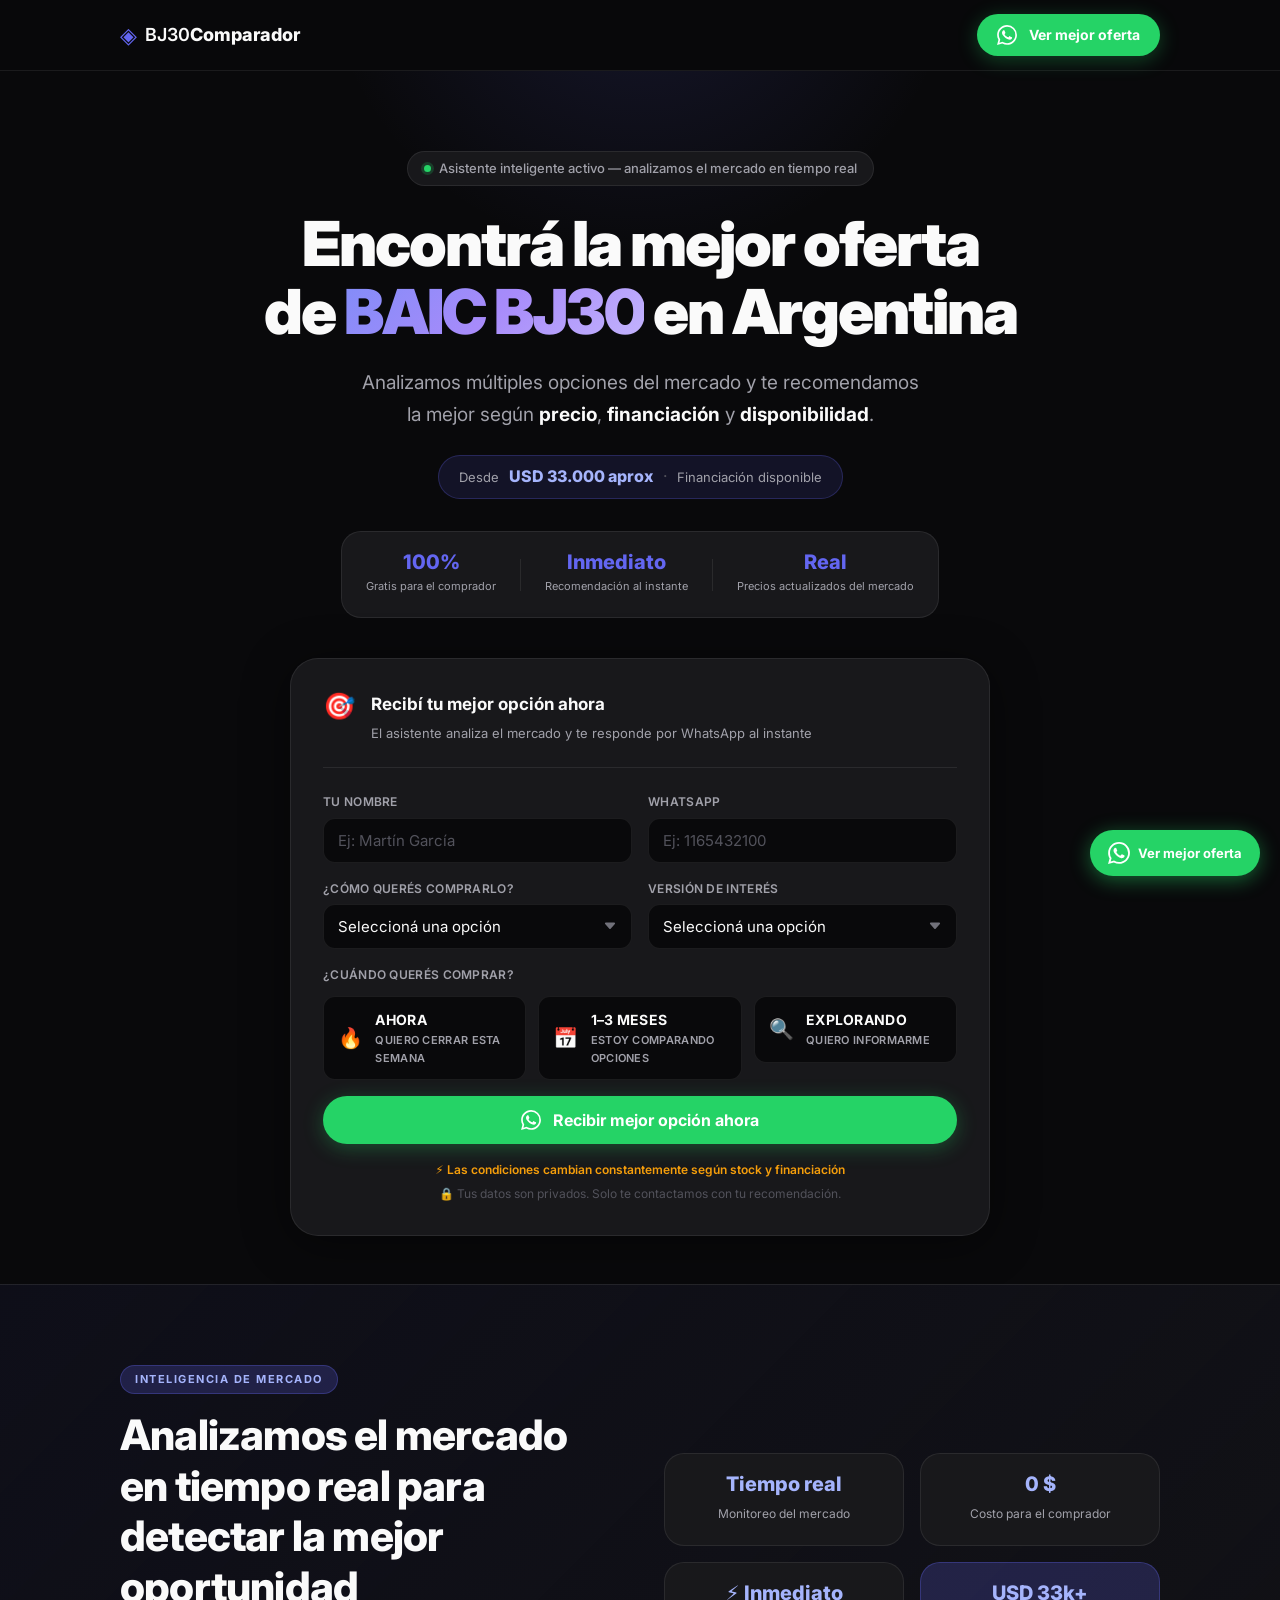
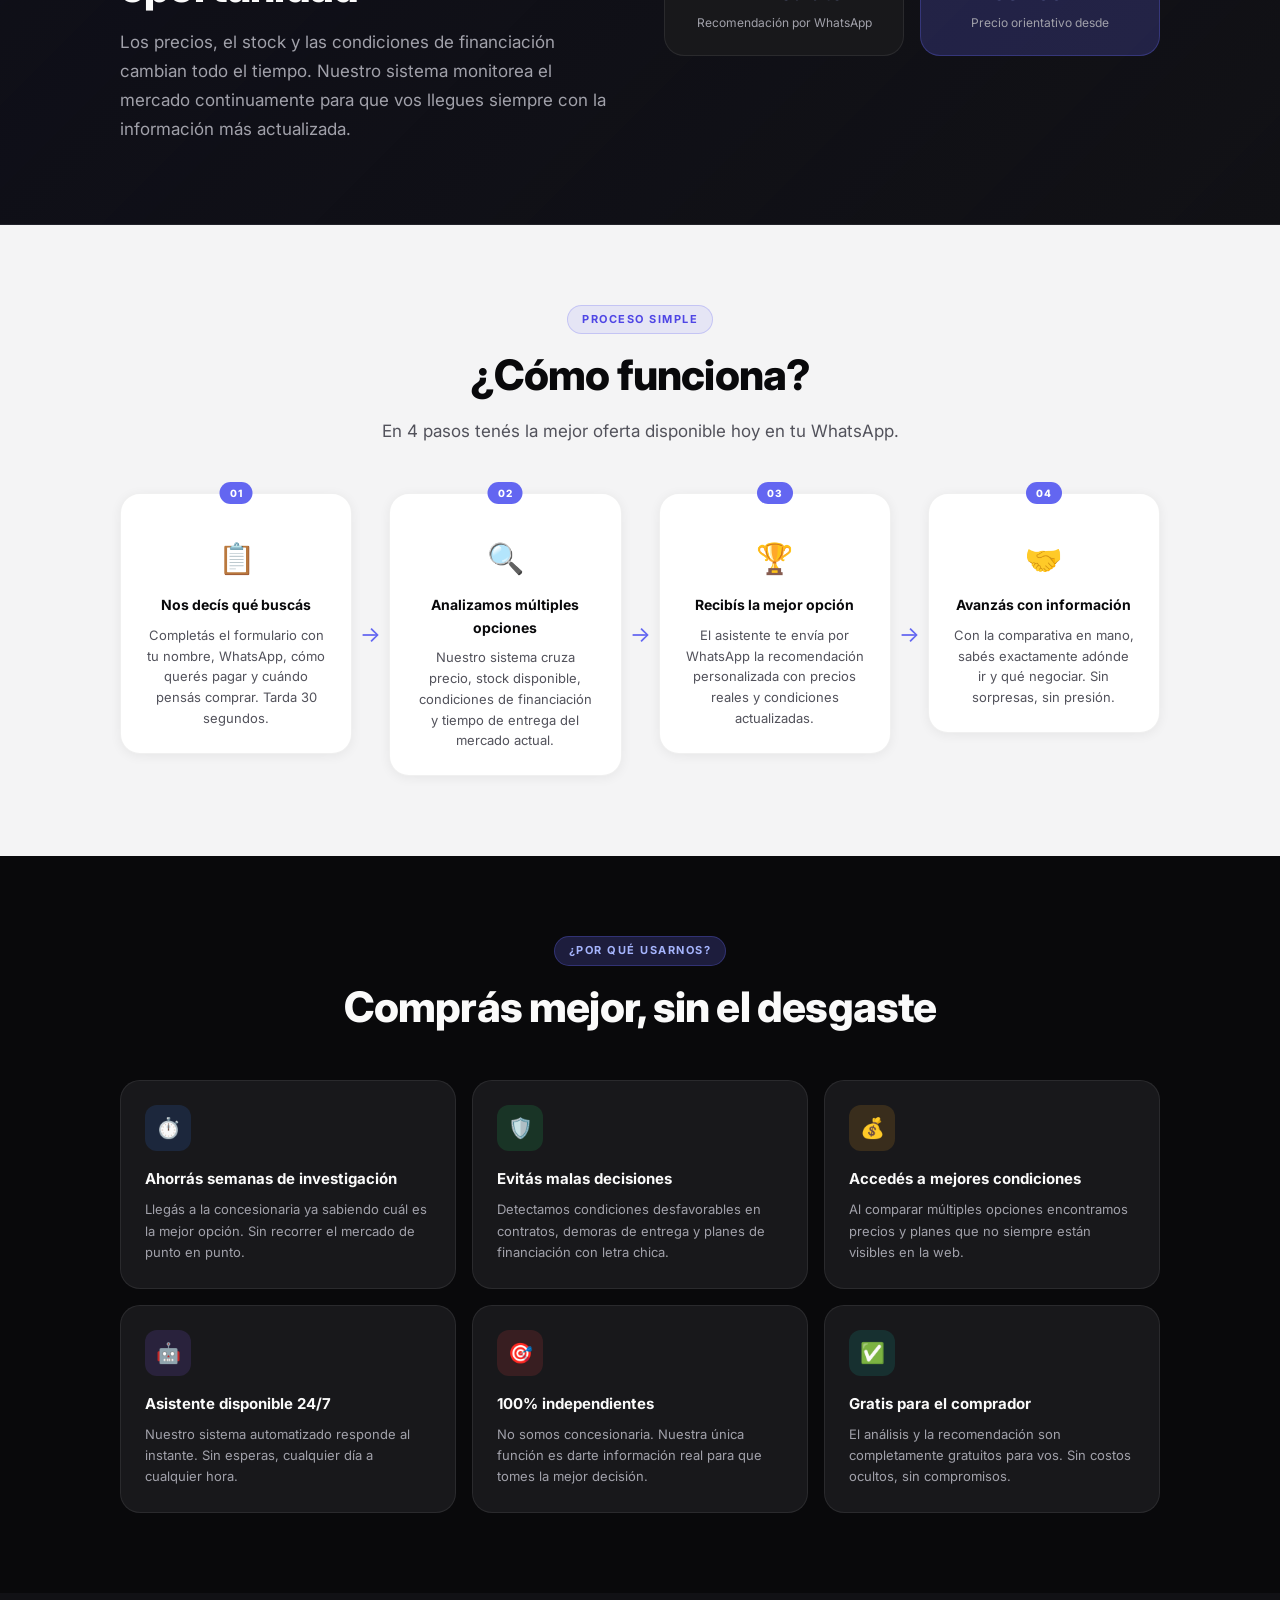
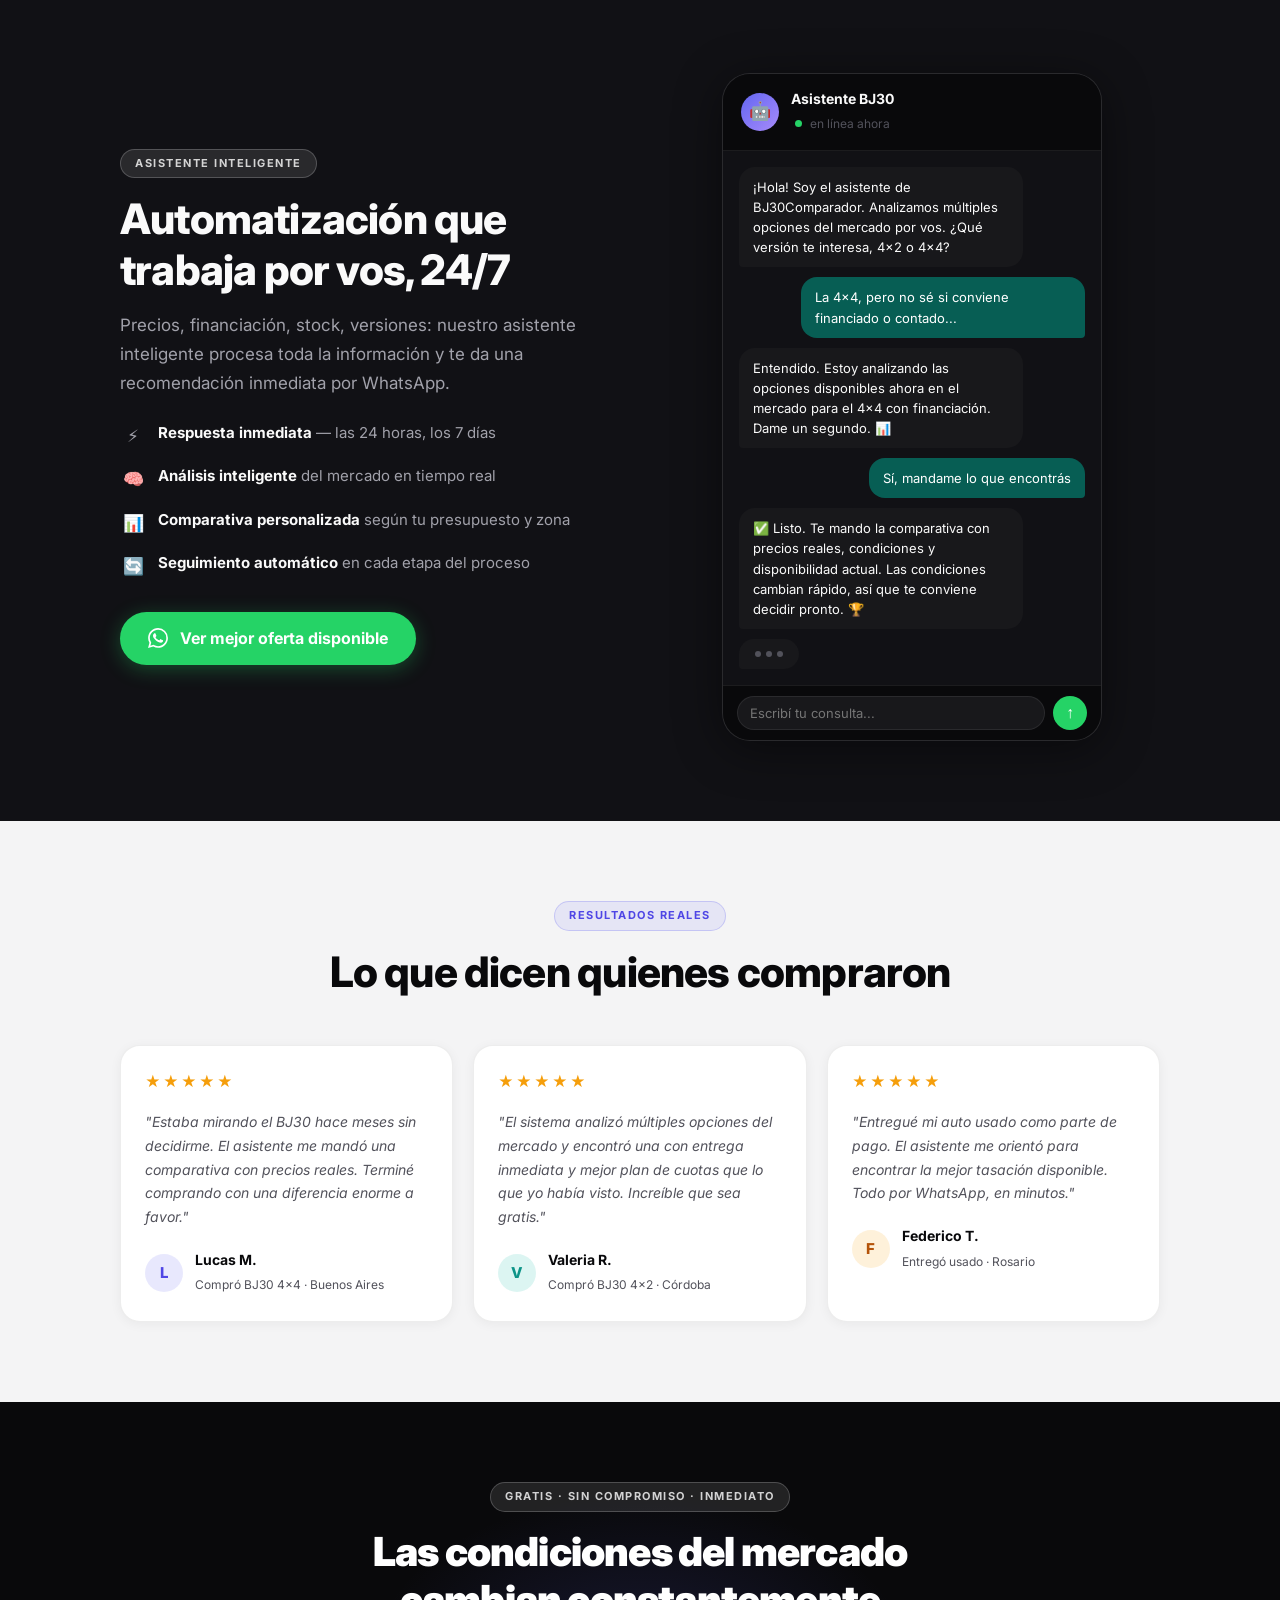
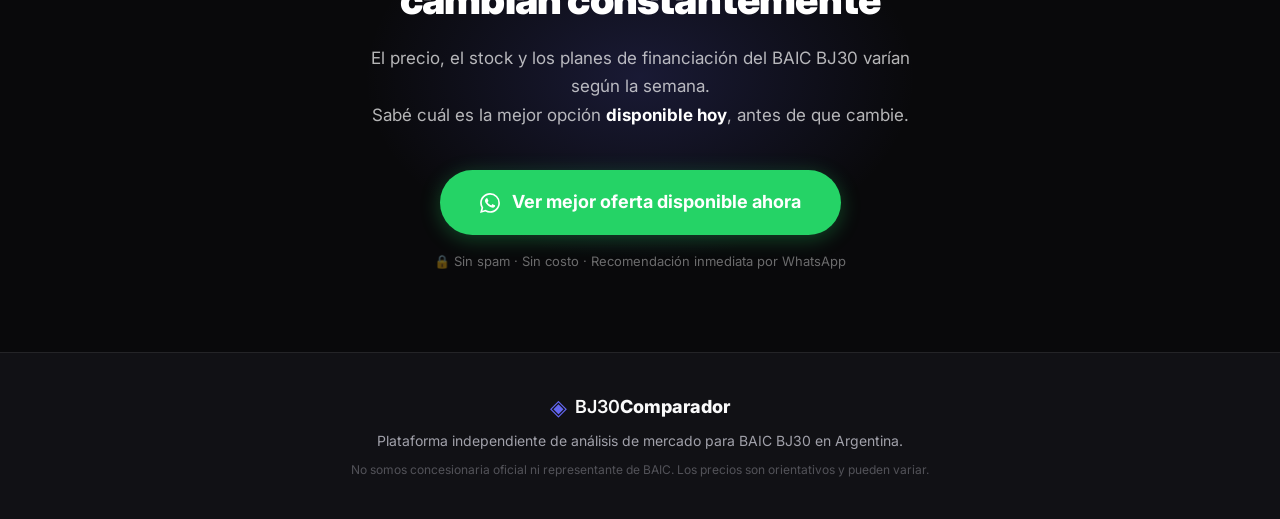
<file: frontend/index.html>
<!DOCTYPE html>
<html lang="es">
<head>
  <meta charset="UTF-8" />
  <meta name="viewport" content="width=device-width, initial-scale=1.0" />
  <title>BJ30 Comparador | Encontrá la mejor oferta en Argentina</title>
  <meta name="description" content="Analizamos múltiples opciones del mercado y te recomendamos la mejor oferta de BAIC BJ30 según precio, financiación y disponibilidad. Gratis, inmediato, por WhatsApp." />

  <link rel="preconnect" href="https://fonts.googleapis.com" />
  <link rel="preconnect" href="https://fonts.gstatic.com" crossorigin />
  <link href="https://fonts.googleapis.com/css2?family=Inter:wght@400;500;600;700;800;900&display=swap" rel="stylesheet" />

  <link rel="stylesheet" href="styles.css?v=3" />
</head>
<body>

  <!-- ══════════════════════════════════════
       NAV — Sticky, glassmorphism
  ══════════════════════════════════════ -->
  <nav class="nav" role="navigation" aria-label="Principal">
    <div class="nav-inner container">
      <a href="#inicio" class="logo" aria-label="BJ30 Comparador — inicio">
        <span class="logo-icon" aria-hidden="true">◈</span>
        <span>BJ30<strong>Comparador</strong></span>
      </a>
      <a class="btn-wa btn-sm" href="#formulario">
        <svg aria-hidden="true" viewBox="0 0 24 24"><path d="M17.472 14.382c-.297-.149-1.758-.867-2.03-.967-.273-.099-.471-.148-.67.15-.197.297-.767.966-.94 1.164-.173.199-.347.223-.644.075-.297-.15-1.255-.463-2.39-1.475-.883-.788-1.48-1.761-1.653-2.059-.173-.297-.018-.458.13-.606.134-.133.298-.347.446-.52.149-.174.198-.298.298-.497.099-.198.05-.371-.025-.52-.075-.149-.669-1.612-.916-2.207-.242-.579-.487-.5-.669-.51-.173-.008-.371-.01-.57-.01-.198 0-.52.074-.792.372-.272.297-1.04 1.016-1.04 2.479 0 1.462 1.065 2.875 1.213 3.074.149.198 2.096 3.2 5.077 4.487.709.306 1.262.489 1.694.625.712.227 1.36.195 1.871.118.571-.085 1.758-.719 2.006-1.413.248-.694.248-1.289.173-1.413-.074-.124-.272-.198-.57-.347m-5.421 7.403h-.004a9.87 9.87 0 01-5.031-1.378l-.361-.214-3.741.982.998-3.648-.235-.374a9.86 9.86 0 01-1.51-5.26c.001-5.45 4.436-9.884 9.888-9.884 2.64 0 5.122 1.03 6.988 2.898a9.825 9.825 0 012.893 6.994c-.003 5.45-4.437 9.884-9.885 9.884m8.413-18.297A11.815 11.815 0 0012.05 0C5.495 0 .16 5.335.157 11.892c0 2.096.547 4.142 1.588 5.945L.057 24l6.305-1.654a11.882 11.882 0 005.683 1.448h.005c6.554 0 11.89-5.335 11.893-11.893a11.821 11.821 0 00-3.48-8.413z"/></svg>
        Ver mejor oferta
      </a>
    </div>
  </nav>

  <!-- ══════════════════════════════════════
       HERO — Propuesta de valor + Formulario
  ══════════════════════════════════════ -->
  <section class="hero" id="inicio">
    <div class="hero-glow" aria-hidden="true"></div>
    <div class="container hero-inner">

      <div class="hero-badge">
        <span class="badge-dot" aria-hidden="true"></span>
        Asistente inteligente activo — analizamos el mercado en tiempo real
      </div>

      <h1 class="hero-title">
        Encontrá la mejor oferta<br>
        de <span class="gradient-text">BAIC BJ30</span> en Argentina
      </h1>

      <p class="hero-sub">
        Analizamos múltiples opciones del mercado y te recomendamos<br class="hide-desktop-down">
        la mejor según <strong>precio</strong>, <strong>financiación</strong> y <strong>disponibilidad</strong>.
      </p>

      <div class="price-pill">
        <span class="price-from">Desde</span>
        <span class="price-val">USD 33.000 aprox</span>
        <span class="price-sep">·</span>
        <span class="price-fin">Financiación disponible</span>
      </div>

      <div class="hero-trust" role="list" aria-label="Por qué confiar en nosotros">
        <div class="trust-item" role="listitem">
          <span class="trust-num">100%</span>
          <span class="trust-label">Gratis para el comprador</span>
        </div>
        <div class="trust-sep" aria-hidden="true"></div>
        <div class="trust-item" role="listitem">
          <span class="trust-num">Inmediato</span>
          <span class="trust-label">Recomendación al instante</span>
        </div>
        <div class="trust-sep" aria-hidden="true"></div>
        <div class="trust-item" role="listitem">
          <span class="trust-num">Real</span>
          <span class="trust-label">Precios actualizados del mercado</span>
        </div>
      </div>

      <!-- ─── FORMULARIO PRINCIPAL ──────────────────── -->
      <div class="hero-form-card" id="formulario">
        <div class="form-header">
          <span class="form-icon" aria-hidden="true">🎯</span>
          <div>
            <strong>Recibí tu mejor opción ahora</strong>
            <p>El asistente analiza el mercado y te responde por WhatsApp al instante</p>
          </div>
        </div>

        <form id="leadForm" novalidate>

          <!-- Fila 1: Nombre + Teléfono -->
          <div class="form-row">
            <div class="form-group">
              <label for="nombre">Tu nombre</label>
              <input
                type="text"
                id="nombre"
                name="nombre"
                placeholder="Ej: Martín García"
                autocomplete="given-name"
                required
                aria-required="true"
              />
            </div>
            <div class="form-group">
              <label for="telefono">WhatsApp</label>
              <input
                type="tel"
                id="telefono"
                name="telefono"
                placeholder="Ej: 1165432100"
                autocomplete="tel"
                required
                aria-required="true"
              />
            </div>
          </div>

          <!-- Fila 2: Forma de pago + Versión -->
          <div class="form-row">
            <div class="form-group">
              <label for="tipo_compra">¿Cómo querés comprarlo?</label>
              <select id="tipo_compra" name="tipo_compra" required aria-required="true">
                <option value="" disabled selected>Seleccioná una opción</option>
                <option value="financiado">Financiado en pesos</option>
                <option value="contado">Contado / dólares</option>
                <option value="usado_parte_pago">Entrego mi auto como parte de pago</option>
                <option value="leasing">Leasing / empresa</option>
              </select>
            </div>
            <div class="form-group">
              <label for="version">Versión de interés</label>
              <select id="version" name="version">
                <option value="" disabled selected>Seleccioná una opción</option>
                <option value="4x2">BJ30 4×2 — desde USD 33.000</option>
                <option value="4x4">BJ30 4×4 — desde USD 40.000</option>
                <option value="no_se">No sé todavía, necesito orientación</option>
              </select>
            </div>
          </div>

          <!-- ¿Cuándo querés comprar? -->
          <div class="form-group form-group-full">
            <label>¿Cuándo querés comprar?</label>
            <div class="radio-group" role="radiogroup" aria-label="Momento de compra">
              <label class="radio-option">
                <input type="radio" name="momento_compra" value="ahora" required />
                <span class="radio-label">
                  <span class="radio-emoji">🔥</span>
                  <span class="radio-text"><strong>Ahora</strong><small>Quiero cerrar esta semana</small></span>
                </span>
              </label>
              <label class="radio-option">
                <input type="radio" name="momento_compra" value="1_3_meses" />
                <span class="radio-label">
                  <span class="radio-emoji">📅</span>
                  <span class="radio-text"><strong>1–3 meses</strong><small>Estoy comparando opciones</small></span>
                </span>
              </label>
              <label class="radio-option">
                <input type="radio" name="momento_compra" value="explorando" />
                <span class="radio-label">
                  <span class="radio-emoji">🔍</span>
                  <span class="radio-text"><strong>Explorando</strong><small>Quiero informarme</small></span>
                </span>
              </label>
            </div>
          </div>

          <div id="formStatus" class="form-status" aria-live="polite" aria-atomic="true"></div>

          <button type="submit" class="btn-wa btn-full" id="submitBtn">
            <svg aria-hidden="true" viewBox="0 0 24 24"><path d="M17.472 14.382c-.297-.149-1.758-.867-2.03-.967-.273-.099-.471-.148-.67.15-.197.297-.767.966-.94 1.164-.173.199-.347.223-.644.075-.297-.15-1.255-.463-2.39-1.475-.883-.788-1.48-1.761-1.653-2.059-.173-.297-.018-.458.13-.606.134-.133.298-.347.446-.52.149-.174.198-.298.298-.497.099-.198.05-.371-.025-.52-.075-.149-.669-1.612-.916-2.207-.242-.579-.487-.5-.669-.51-.173-.008-.371-.01-.57-.01-.198 0-.52.074-.792.372-.272.297-1.04 1.016-1.04 2.479 0 1.462 1.065 2.875 1.213 3.074.149.198 2.096 3.2 5.077 4.487.709.306 1.262.489 1.694.625.712.227 1.36.195 1.871.118.571-.085 1.758-.719 2.006-1.413.248-.694.248-1.289.173-1.413-.074-.124-.272-.198-.57-.347m-5.421 7.403h-.004a9.87 9.87 0 01-5.031-1.378l-.361-.214-3.741.982.998-3.648-.235-.374a9.86 9.86 0 01-1.51-5.26c.001-5.45 4.436-9.884 9.888-9.884 2.64 0 5.122 1.03 6.988 2.898a9.825 9.825 0 012.893 6.994c-.003 5.45-4.437 9.884-9.885 9.884m8.413-18.297A11.815 11.815 0 0012.05 0C5.495 0 .16 5.335.157 11.892c0 2.096.547 4.142 1.588 5.945L.057 24l6.305-1.654a11.882 11.882 0 005.683 1.448h.005c6.554 0 11.89-5.335 11.893-11.893a11.821 11.821 0 00-3.48-8.413z"/></svg>
            <span id="submitText">Recibir mejor opción ahora</span>
          </button>

          <div class="form-footer-info">
            <p class="form-urgency">⚡ Las condiciones cambian constantemente según stock y financiación</p>
            <p class="form-disclaimer">🔒 Tus datos son privados. Solo te contactamos con tu recomendación.</p>
          </div>

        </form>
      </div>

    </div>
  </section>

  <!-- ══════════════════════════════════════
       AUTORIDAD
  ══════════════════════════════════════ -->
  <section class="section section-authority" id="autoridad">
    <div class="container">
      <div class="authority-inner">
        <div class="authority-text">
          <span class="section-tag">Inteligencia de mercado</span>
          <h2 class="section-title">Analizamos el mercado en tiempo real para detectar la mejor oportunidad</h2>
          <p class="section-sub" style="text-align:left">
            Los precios, el stock y las condiciones de financiación cambian todo el tiempo.
            Nuestro sistema monitorea el mercado continuamente para que vos llegues siempre con la información más actualizada.
          </p>
        </div>
        <div class="authority-stats">
          <div class="stat-card">
            <span class="stat-val">Tiempo real</span>
            <span class="stat-label">Monitoreo del mercado</span>
          </div>
          <div class="stat-card">
            <span class="stat-val">0 $</span>
            <span class="stat-label">Costo para el comprador</span>
          </div>
          <div class="stat-card">
            <span class="stat-val">⚡ Inmediato</span>
            <span class="stat-label">Recomendación por WhatsApp</span>
          </div>
          <div class="stat-card stat-highlight">
            <span class="stat-val">USD 33k+</span>
            <span class="stat-label">Precio orientativo desde</span>
          </div>
        </div>
      </div>
    </div>
  </section>

  <!-- ══════════════════════════════════════
       CÓMO FUNCIONA
  ══════════════════════════════════════ -->
  <section class="section section-light" id="como-funciona">
    <div class="container">
      <div class="section-header">
        <span class="section-tag">Proceso simple</span>
        <h2 class="section-title">¿Cómo funciona?</h2>
        <p class="section-sub">En 4 pasos tenés la mejor oferta disponible hoy en tu WhatsApp.</p>
      </div>

      <div class="steps-grid">
        <div class="step-card">
          <div class="step-num" aria-hidden="true">01</div>
          <div class="step-icon" aria-hidden="true">📋</div>
          <h3>Nos decís qué buscás</h3>
          <p>Completás el formulario con tu nombre, WhatsApp, cómo querés pagar y cuándo pensás comprar. Tarda 30 segundos.</p>
        </div>
        <div class="step-arrow" aria-hidden="true">→</div>
        <div class="step-card">
          <div class="step-num" aria-hidden="true">02</div>
          <div class="step-icon" aria-hidden="true">🔍</div>
          <h3>Analizamos múltiples opciones</h3>
          <p>Nuestro sistema cruza precio, stock disponible, condiciones de financiación y tiempo de entrega del mercado actual.</p>
        </div>
        <div class="step-arrow" aria-hidden="true">→</div>
        <div class="step-card">
          <div class="step-num" aria-hidden="true">03</div>
          <div class="step-icon" aria-hidden="true">🏆</div>
          <h3>Recibís la mejor opción</h3>
          <p>El asistente te envía por WhatsApp la recomendación personalizada con precios reales y condiciones actualizadas.</p>
        </div>
        <div class="step-arrow" aria-hidden="true">→</div>
        <div class="step-card">
          <div class="step-num" aria-hidden="true">04</div>
          <div class="step-icon" aria-hidden="true">🤝</div>
          <h3>Avanzás con información</h3>
          <p>Con la comparativa en mano, sabés exactamente adónde ir y qué negociar. Sin sorpresas, sin presión.</p>
        </div>
      </div>
    </div>
  </section>

  <!-- ══════════════════════════════════════
       BENEFICIOS
  ══════════════════════════════════════ -->
  <section class="section" id="beneficios">
    <div class="container">
      <div class="section-header">
        <span class="section-tag">¿Por qué usarnos?</span>
        <h2 class="section-title">Comprás mejor, sin el desgaste</h2>
      </div>

      <div class="benefits-grid">
        <div class="benefit-card">
          <div class="benefit-icon bi-blue" aria-hidden="true">⏱️</div>
          <h3>Ahorrás semanas de investigación</h3>
          <p>Llegás a la concesionaria ya sabiendo cuál es la mejor opción. Sin recorrer el mercado de punto en punto.</p>
        </div>
        <div class="benefit-card">
          <div class="benefit-icon bi-green" aria-hidden="true">🛡️</div>
          <h3>Evitás malas decisiones</h3>
          <p>Detectamos condiciones desfavorables en contratos, demoras de entrega y planes de financiación con letra chica.</p>
        </div>
        <div class="benefit-card">
          <div class="benefit-icon bi-gold" aria-hidden="true">💰</div>
          <h3>Accedés a mejores condiciones</h3>
          <p>Al comparar múltiples opciones encontramos precios y planes que no siempre están visibles en la web.</p>
        </div>
        <div class="benefit-card">
          <div class="benefit-icon bi-purple" aria-hidden="true">🤖</div>
          <h3>Asistente disponible 24/7</h3>
          <p>Nuestro sistema automatizado responde al instante. Sin esperas, cualquier día a cualquier hora.</p>
        </div>
        <div class="benefit-card">
          <div class="benefit-icon bi-red" aria-hidden="true">🎯</div>
          <h3>100% independientes</h3>
          <p>No somos concesionaria. Nuestra única función es darte información real para que tomes la mejor decisión.</p>
        </div>
        <div class="benefit-card">
          <div class="benefit-icon bi-teal" aria-hidden="true">✅</div>
          <h3>Gratis para el comprador</h3>
          <p>El análisis y la recomendación son completamente gratuitos para vos. Sin costos ocultos, sin compromisos.</p>
        </div>
      </div>
    </div>
  </section>

  <!-- ══════════════════════════════════════
       ASISTENTE — Chat mockup
  ══════════════════════════════════════ -->
  <section class="section section-dark" id="asistente">
    <div class="container">
      <div class="assistant-layout">

        <div class="assistant-text">
          <span class="section-tag tag-light">Asistente inteligente</span>
          <h2 class="section-title">Automatización que<br>trabaja por vos, 24/7</h2>
          <p class="section-sub" style="text-align:left">
            Precios, financiación, stock, versiones: nuestro asistente inteligente procesa
            toda la información y te da una recomendación inmediata por WhatsApp.
          </p>
          <ul class="assistant-features">
            <li>
              <span class="af-icon" aria-hidden="true">⚡</span>
              <span><strong>Respuesta inmediata</strong> — las 24 horas, los 7 días</span>
            </li>
            <li>
              <span class="af-icon" aria-hidden="true">🧠</span>
              <span><strong>Análisis inteligente</strong> del mercado en tiempo real</span>
            </li>
            <li>
              <span class="af-icon" aria-hidden="true">📊</span>
              <span><strong>Comparativa personalizada</strong> según tu presupuesto y zona</span>
            </li>
            <li>
              <span class="af-icon" aria-hidden="true">🔄</span>
              <span><strong>Seguimiento automático</strong> en cada etapa del proceso</span>
            </li>
          </ul>
          <a class="btn-wa" id="waDirectBtn" href="#formulario">
            <svg aria-hidden="true" viewBox="0 0 24 24"><path d="M17.472 14.382c-.297-.149-1.758-.867-2.03-.967-.273-.099-.471-.148-.67.15-.197.297-.767.966-.94 1.164-.173.199-.347.223-.644.075-.297-.15-1.255-.463-2.39-1.475-.883-.788-1.48-1.761-1.653-2.059-.173-.297-.018-.458.13-.606.134-.133.298-.347.446-.52.149-.174.198-.298.298-.497.099-.198.05-.371-.025-.52-.075-.149-.669-1.612-.916-2.207-.242-.579-.487-.5-.669-.51-.173-.008-.371-.01-.57-.01-.198 0-.52.074-.792.372-.272.297-1.04 1.016-1.04 2.479 0 1.462 1.065 2.875 1.213 3.074.149.198 2.096 3.2 5.077 4.487.709.306 1.262.489 1.694.625.712.227 1.36.195 1.871.118.571-.085 1.758-.719 2.006-1.413.248-.694.248-1.289.173-1.413-.074-.124-.272-.198-.57-.347m-5.421 7.403h-.004a9.87 9.87 0 01-5.031-1.378l-.361-.214-3.741.982.998-3.648-.235-.374a9.86 9.86 0 01-1.51-5.26c.001-5.45 4.436-9.884 9.888-9.884 2.64 0 5.122 1.03 6.988 2.898a9.825 9.825 0 012.893 6.994c-.003 5.45-4.437 9.884-9.885 9.884m8.413-18.297A11.815 11.815 0 0012.05 0C5.495 0 .16 5.335.157 11.892c0 2.096.547 4.142 1.588 5.945L.057 24l6.305-1.654a11.882 11.882 0 005.683 1.448h.005c6.554 0 11.89-5.335 11.893-11.893a11.821 11.821 0 00-3.48-8.413z"/></svg>
            Ver mejor oferta disponible
          </a>
        </div>

        <div class="chat-mockup" aria-hidden="true">
          <div class="chat-header">
            <div class="chat-avatar">🤖</div>
            <div>
              <strong>Asistente BJ30</strong>
              <span class="online-dot"></span>
              <small>en línea ahora</small>
            </div>
          </div>
          <div class="chat-body">
            <div class="chat-msg msg-in">
              ¡Hola! Soy el asistente de BJ30Comparador. Analizamos múltiples opciones del mercado por vos. ¿Qué versión te interesa, 4×2 o 4×4?
            </div>
            <div class="chat-msg msg-out">
              La 4×4, pero no sé si conviene financiado o contado...
            </div>
            <div class="chat-msg msg-in">
              Entendido. Estoy analizando las opciones disponibles ahora en el mercado para el 4×4 con financiación. Dame un segundo. 📊
            </div>
            <div class="chat-msg msg-out">
              Sí, mandame lo que encontrás
            </div>
            <div class="chat-msg msg-in">
              ✅ Listo. Te mando la comparativa con precios reales, condiciones y disponibilidad actual. Las condiciones cambian rápido, así que te conviene decidir pronto. 🏆
            </div>
            <div class="chat-typing">
              <span></span><span></span><span></span>
            </div>
          </div>
          <div class="chat-footer">
            <input type="text" placeholder="Escribí tu consulta..." readonly aria-label="Campo de texto del chat (solo visual)" />
            <button class="chat-send" aria-hidden="true">↑</button>
          </div>
        </div>

      </div>
    </div>
  </section>

  <!-- ══════════════════════════════════════
       TESTIMONIOS
  ══════════════════════════════════════ -->
  <section class="section section-light" id="testimonios">
    <div class="container">
      <div class="section-header">
        <span class="section-tag">Resultados reales</span>
        <h2 class="section-title">Lo que dicen quienes compraron</h2>
      </div>

      <div class="testimonials-grid">
        <article class="testi-card">
          <div class="testi-stars" aria-label="5 estrellas">★★★★★</div>
          <p>"Estaba mirando el BJ30 hace meses sin decidirme. El asistente me mandó una comparativa con precios reales. Terminé comprando con una diferencia enorme a favor."</p>
          <div class="testi-author">
            <div class="testi-av av-a" aria-hidden="true">L</div>
            <div>
              <strong>Lucas M.</strong>
              <span>Compró BJ30 4×4 · Buenos Aires</span>
            </div>
          </div>
        </article>
        <article class="testi-card">
          <div class="testi-stars" aria-label="5 estrellas">★★★★★</div>
          <p>"El sistema analizó múltiples opciones del mercado y encontró una con entrega inmediata y mejor plan de cuotas que lo que yo había visto. Increíble que sea gratis."</p>
          <div class="testi-author">
            <div class="testi-av av-b" aria-hidden="true">V</div>
            <div>
              <strong>Valeria R.</strong>
              <span>Compró BJ30 4×2 · Córdoba</span>
            </div>
          </div>
        </article>
        <article class="testi-card">
          <div class="testi-stars" aria-label="5 estrellas">★★★★★</div>
          <p>"Entregué mi auto usado como parte de pago. El asistente me orientó para encontrar la mejor tasación disponible. Todo por WhatsApp, en minutos."</p>
          <div class="testi-author">
            <div class="testi-av av-c" aria-hidden="true">F</div>
            <div>
              <strong>Federico T.</strong>
              <span>Entregó usado · Rosario</span>
            </div>
          </div>
        </article>
      </div>
    </div>
  </section>

  <!-- ══════════════════════════════════════
       CTA FINAL
  ══════════════════════════════════════ -->
  <section class="section cta-section" id="cta">
    <div class="cta-glow" aria-hidden="true"></div>
    <div class="container cta-inner">
      <span class="section-tag tag-light">Gratis · Sin compromiso · Inmediato</span>
      <h2 class="cta-title">
        Las condiciones del mercado<br>cambian constantemente
      </h2>
      <p class="cta-sub">
        El precio, el stock y los planes de financiación del BAIC BJ30 varían según la semana.<br>
        Sabé cuál es la mejor opción <strong>disponible hoy</strong>, antes de que cambie.
      </p>
      <a class="btn-wa btn-xl" href="#formulario">
        <svg aria-hidden="true" viewBox="0 0 24 24"><path d="M17.472 14.382c-.297-.149-1.758-.867-2.03-.967-.273-.099-.471-.148-.67.15-.197.297-.767.966-.94 1.164-.173.199-.347.223-.644.075-.297-.15-1.255-.463-2.39-1.475-.883-.788-1.48-1.761-1.653-2.059-.173-.297-.018-.458.13-.606.134-.133.298-.347.446-.52.149-.174.198-.298.298-.497.099-.198.05-.371-.025-.52-.075-.149-.669-1.612-.916-2.207-.242-.579-.487-.5-.669-.51-.173-.008-.371-.01-.57-.01-.198 0-.52.074-.792.372-.272.297-1.04 1.016-1.04 2.479 0 1.462 1.065 2.875 1.213 3.074.149.198 2.096 3.2 5.077 4.487.709.306 1.262.489 1.694.625.712.227 1.36.195 1.871.118.571-.085 1.758-.719 2.006-1.413.248-.694.248-1.289.173-1.413-.074-.124-.272-.198-.57-.347m-5.421 7.403h-.004a9.87 9.87 0 01-5.031-1.378l-.361-.214-3.741.982.998-3.648-.235-.374a9.86 9.86 0 01-1.51-5.26c.001-5.45 4.436-9.884 9.888-9.884 2.64 0 5.122 1.03 6.988 2.898a9.825 9.825 0 012.893 6.994c-.003 5.45-4.437 9.884-9.885 9.884m8.413-18.297A11.815 11.815 0 0012.05 0C5.495 0 .16 5.335.157 11.892c0 2.096.547 4.142 1.588 5.945L.057 24l6.305-1.654a11.882 11.882 0 005.683 1.448h.005c6.554 0 11.89-5.335 11.893-11.893a11.821 11.821 0 00-3.48-8.413z"/></svg>
        Ver mejor oferta disponible ahora
      </a>
      <p class="cta-disclaimer">
        🔒 Sin spam · Sin costo · Recomendación inmediata por WhatsApp
      </p>
    </div>
  </section>

  <!-- ══════════════════════════════════════
       FOOTER
  ══════════════════════════════════════ -->
  <footer class="footer">
    <div class="container footer-inner">
      <div class="logo" style="margin-bottom:8px;justify-content:center">
        <span class="logo-icon" aria-hidden="true">◈</span>
        <span>BJ30<strong>Comparador</strong></span>
      </div>
      <p>Plataforma independiente de análisis de mercado para BAIC BJ30 en Argentina.</p>
      <p class="footer-legal">No somos concesionaria oficial ni representante de BAIC. Los precios son orientativos y pueden variar.</p>
    </div>
  </footer>

  <!-- Botón flotante WhatsApp -->
  <a class="wa-float" id="waFloat" href="#formulario" aria-label="Consultar por WhatsApp">
    <svg aria-hidden="true" viewBox="0 0 24 24"><path d="M17.472 14.382c-.297-.149-1.758-.867-2.03-.967-.273-.099-.471-.148-.67.15-.197.297-.767.966-.94 1.164-.173.199-.347.223-.644.075-.297-.15-1.255-.463-2.39-1.475-.883-.788-1.48-1.761-1.653-2.059-.173-.297-.018-.458.13-.606.134-.133.298-.347.446-.52.149-.174.198-.298.298-.497.099-.198.05-.371-.025-.52-.075-.149-.669-1.612-.916-2.207-.242-.579-.487-.5-.669-.51-.173-.008-.371-.01-.57-.01-.198 0-.52.074-.792.372-.272.297-1.04 1.016-1.04 2.479 0 1.462 1.065 2.875 1.213 3.074.149.198 2.096 3.2 5.077 4.487.709.306 1.262.489 1.694.625.712.227 1.36.195 1.871.118.571-.085 1.758-.719 2.006-1.413.248-.694.248-1.289.173-1.413-.074-.124-.272-.198-.57-.347m-5.421 7.403h-.004a9.87 9.87 0 01-5.031-1.378l-.361-.214-3.741.982.998-3.648-.235-.374a9.86 9.86 0 01-1.51-5.26c.001-5.45 4.436-9.884 9.888-9.884 2.64 0 5.122 1.03 6.988 2.898a9.825 9.825 0 012.893 6.994c-.003 5.45-4.437 9.884-9.885 9.884m8.413-18.297A11.815 11.815 0 0012.05 0C5.495 0 .16 5.335.157 11.892c0 2.096.547 4.142 1.588 5.945L.057 24l6.305-1.654a11.882 11.882 0 005.683 1.448h.005c6.554 0 11.89-5.335 11.893-11.893a11.821 11.821 0 00-3.48-8.413z"/></svg>
    <span class="wa-float-label">Ver mejor oferta</span>
  </a>

  <script src="script.js"></script>
</body>
</html>
</file>
<file: frontend/styles.css>
/* ════════════════════════════════════════════════════
   BJ30 COMPARADOR — styles.css
   Mobile-first · CRO-optimized · Startup tech aesthetic
   ════════════════════════════════════════════════════ */

/* ─── RESET ─────────────────────────────────────────── */
*, *::before, *::after { box-sizing: border-box; margin: 0; padding: 0; }

/* ─── DESIGN TOKENS ─────────────────────────────────── */
:root {
  /* Brand colors */
  --primary:      #6366f1;
  --primary-dark: #4f46e5;
  --primary-glow: rgba(99,102,241,.22);
  --green:        #25D366;
  --green-dark:   #1ebe5d;
  --white:        #ffffff;

  /* Dark surfaces */
  --bg:       #09090b;
  --bg-2:     #111115;
  --surface:  #18181b;
  --border:   rgba(255,255,255,.08);

  /* Text */
  --text:       #fafafa;
  --text-muted: #a1a1aa;
  --text-faint: #52525b;

  /* Light section */
  --light-bg:    #f4f4f5;
  --light-text:  #09090b;
  --light-muted: #52525b;

  /* Spacing */
  --sp-2:  8px;
  --sp-3:  12px;
  --sp-4:  16px;
  --sp-5:  20px;
  --sp-6:  24px;
  --sp-8:  32px;
  --sp-10: 40px;
  --sp-12: 48px;
  --sp-20: 80px;

  /* Shape */
  --radius:    12px;
  --radius-lg: 20px;
  --radius-xl: 28px;

  /* Shadows */
  --shadow:    0 4px 24px rgba(0,0,0,.3);
  --shadow-lg: 0 8px 48px rgba(0,0,0,.45);
}

/* ─── BASE ───────────────────────────────────────────── */
html { scroll-behavior: smooth; font-size: 16px; }

body {
  font-family: 'Inter', system-ui, sans-serif;
  background: var(--bg);
  color: var(--text);
  line-height: 1.6;
  -webkit-font-smoothing: antialiased;
  -moz-osx-font-smoothing: grayscale;
}

img { display: block; max-width: 100%; }
a   { color: inherit; text-decoration: none; }

/* ─── LAYOUT ─────────────────────────────────────────── */
.container {
  max-width: 1080px;
  margin: 0 auto;
  padding: 0 var(--sp-5);
}

.section       { padding: var(--sp-20) 0; }
.section-light { background: var(--light-bg); color: var(--light-text); }
.section-dark  { background: var(--bg-2); }

.hide-desktop-down { display: none; }
@media (min-width: 768px) { .hide-desktop-down { display: inline; } }

/* ─── GRADIENT TEXT ──────────────────────────────────── */
.gradient-text {
  background: linear-gradient(135deg, #818cf8 0%, #a78bfa 50%, #c4b5fd 100%);
  -webkit-background-clip: text;
  -webkit-text-fill-color: transparent;
  background-clip: text;
}

/* ═══════════════════════════════════════════════════════
   COMPONENTES GLOBALES
   ═══════════════════════════════════════════════════════ */

/* ─── BOTÓN WHATSAPP ─────────────────────────────────── */
.btn-wa {
  display: inline-flex;
  align-items: center;
  justify-content: center;
  gap: var(--sp-3);
  background: var(--green);
  color: var(--white);
  font-family: inherit;
  font-size: 16px;
  font-weight: 700;
  padding: 14px 28px;
  border-radius: 50px;
  border: none;
  cursor: pointer;
  text-decoration: none;
  transition: background .2s, transform .15s, box-shadow .2s;
  box-shadow: 0 4px 20px rgba(37,211,102,.3);
  white-space: nowrap;
}
.btn-wa:hover  { background: var(--green-dark); transform: translateY(-2px); box-shadow: 0 6px 28px rgba(37,211,102,.45); }
.btn-wa:active { transform: translateY(0); }
.btn-wa svg    { width: 20px; height: 20px; fill: currentColor; flex-shrink: 0; }
.btn-sm  { font-size: 14px; padding: 10px 20px; }
.btn-xl  { font-size: 18px; padding: 18px 40px; }
.btn-full { width: 100%; }

/* ─── SECTION HEADER ─────────────────────────────────── */
.section-header  { text-align: center; margin-bottom: var(--sp-12); }

.section-tag {
  display: inline-block;
  background: var(--primary-glow);
  color: #a5b4fc;
  border: 1px solid rgba(99,102,241,.3);
  font-size: 11px;
  font-weight: 700;
  letter-spacing: 1.5px;
  text-transform: uppercase;
  padding: 5px 14px;
  border-radius: 50px;
  margin-bottom: var(--sp-4);
}
.tag-light {
  background: rgba(255,255,255,.1);
  color: rgba(255,255,255,.8);
  border-color: rgba(255,255,255,.2);
}
.section-light .section-tag {
  background: rgba(99,102,241,.1);
  color: var(--primary-dark);
  border-color: rgba(99,102,241,.25);
}

.section-title {
  font-size: clamp(24px, 4.5vw, 42px);
  font-weight: 800;
  line-height: 1.2;
  letter-spacing: -.8px;
  margin-bottom: var(--sp-4);
}

.section-sub {
  font-size: 17px;
  color: var(--text-muted);
  max-width: 540px;
  margin: 0 auto;
  line-height: 1.7;
}
.section-light .section-sub { color: var(--light-muted); }

/* ═══════════════════════════════════════════════════════
   NAV
   ═══════════════════════════════════════════════════════ */
.nav {
  position: sticky;
  top: 0;
  z-index: 100;
  background: rgba(9,9,11,.92);
  backdrop-filter: blur(12px);
  -webkit-backdrop-filter: blur(12px);
  border-bottom: 1px solid var(--border);
  padding: 14px 0;
}

.nav-inner {
  display: flex;
  align-items: center;
  justify-content: space-between;
  gap: var(--sp-4);
}

.logo {
  display: flex;
  align-items: center;
  gap: var(--sp-2);
  font-size: 18px;
  font-weight: 600;
  color: var(--text);
  white-space: nowrap;
}
.logo strong  { font-weight: 800; }
.logo-icon    { font-size: 22px; color: var(--primary); line-height: 1; }

/* ═══════════════════════════════════════════════════════
   HERO
   ═══════════════════════════════════════════════════════ */
.hero {
  position: relative;
  padding: var(--sp-20) 0 var(--sp-12);
  overflow: hidden;
  text-align: center;
}

.hero-glow {
  position: absolute;
  top: -40%; left: 50%;
  transform: translateX(-50%);
  width: 700px; height: 700px;
  border-radius: 50%;
  background: radial-gradient(circle, rgba(99,102,241,.16) 0%, transparent 65%);
  pointer-events: none;
}

.hero-inner { position: relative; z-index: 1; }

.hero-badge {
  display: inline-flex;
  align-items: center;
  gap: var(--sp-2);
  background: var(--surface);
  border: 1px solid var(--border);
  color: var(--text-muted);
  font-size: 13px;
  font-weight: 500;
  padding: 6px 16px;
  border-radius: 50px;
  margin-bottom: var(--sp-6);
}
.badge-dot {
  width: 7px; height: 7px;
  border-radius: 50%;
  background: var(--green);
  box-shadow: 0 0 0 3px rgba(37,211,102,.2);
  flex-shrink: 0;
  animation: pulse 2s ease-in-out infinite;
}
@keyframes pulse {
  0%, 100% { box-shadow: 0 0 0 3px rgba(37,211,102,.2); }
  50%       { box-shadow: 0 0 0 6px rgba(37,211,102,.08); }
}

.hero-title {
  font-size: clamp(30px, 6vw, 62px);
  font-weight: 900;
  line-height: 1.1;
  letter-spacing: -2px;
  margin-bottom: var(--sp-5);
}

.hero-sub {
  font-size: clamp(16px, 2vw, 19px);
  color: var(--text-muted);
  margin-bottom: var(--sp-6);
  line-height: 1.7;
}
.hero-sub strong { color: var(--text); }

.price-pill {
  display: inline-flex;
  align-items: center;
  gap: 10px;
  background: rgba(99,102,241,.12);
  border: 1px solid rgba(99,102,241,.25);
  border-radius: 50px;
  padding: 8px 20px;
  margin-bottom: var(--sp-8);
  flex-wrap: wrap;
  justify-content: center;
}
.price-from { font-size: 13px; color: var(--text-muted); }
.price-val  { font-size: 16px; font-weight: 800; color: #a5b4fc; }
.price-sep  { color: var(--text-faint); }
.price-fin  { font-size: 13px; color: var(--text-muted); }

.hero-trust {
  display: flex;
  align-items: center;
  justify-content: center;
  gap: var(--sp-6);
  flex-wrap: wrap;
  margin-bottom: var(--sp-10);
  padding: var(--sp-5) var(--sp-6);
  background: var(--surface);
  border: 1px solid var(--border);
  border-radius: var(--radius-lg);
  width: fit-content;
  margin-left: auto;
  margin-right: auto;
}

.trust-item { text-align: center; }
.trust-num  { display: block; font-size: 20px; font-weight: 800; color: var(--primary); line-height: 1; }
.trust-label { font-size: 11px; color: var(--text-muted); margin-top: 3px; }
.trust-sep  { width: 1px; height: 32px; background: var(--border); flex-shrink: 0; }

/* ─── FORMULARIO ─────────────────────────────────────── */
.hero-form-card {
  background: var(--surface);
  border: 1px solid var(--border);
  border-radius: var(--radius-xl);
  padding: var(--sp-8);
  max-width: 700px;
  margin: 0 auto;
  text-align: left;
  box-shadow: var(--shadow-lg);
}

.form-header {
  display: flex;
  align-items: flex-start;
  gap: var(--sp-4);
  margin-bottom: var(--sp-6);
  padding-bottom: var(--sp-6);
  border-bottom: 1px solid var(--border);
}
.form-icon { font-size: 26px; flex-shrink: 0; line-height: 1; margin-top: 2px; }
.form-header strong { display: block; font-size: 17px; font-weight: 700; color: var(--text); margin-bottom: 4px; }
.form-header p { font-size: 13px; color: var(--text-muted); }

.form-row {
  display: grid;
  grid-template-columns: 1fr;
  gap: var(--sp-4);
  margin-bottom: var(--sp-4);
}
@media (min-width: 560px) { .form-row { grid-template-columns: 1fr 1fr; } }

.form-group { display: flex; flex-direction: column; gap: 6px; }
.form-group-full { margin-bottom: var(--sp-4); }

.form-group label {
  font-size: 12px;
  font-weight: 600;
  color: var(--text-muted);
  letter-spacing: .3px;
  text-transform: uppercase;
}

.form-group input[type="text"],
.form-group input[type="tel"],
.form-group select {
  background: var(--bg);
  border: 1.5px solid var(--border);
  color: var(--text);
  font-family: inherit;
  font-size: 15px;
  padding: 12px 14px;
  border-radius: var(--radius);
  outline: none;
  transition: border-color .2s, box-shadow .2s;
  width: 100%;
  -webkit-appearance: none;
  appearance: none;
}
.form-group select {
  background-image: url("data:image/svg+xml,%3Csvg xmlns='http://www.w3.org/2000/svg' width='14' height='14' fill='%2371717a' viewBox='0 0 16 16'%3E%3Cpath d='M7.247 11.14L2.451 5.658C1.885 5.013 2.345 4 3.204 4h9.592a1 1 0 0 1 .753 1.659l-4.796 5.48a1 1 0 0 1-1.506 0z'/%3E%3C/svg%3E");
  background-repeat: no-repeat;
  background-position: right 14px center;
  padding-right: 40px;
  cursor: pointer;
}
.form-group input:focus,
.form-group select:focus {
  border-color: var(--primary);
  box-shadow: 0 0 0 3px var(--primary-glow);
}
.form-group input::placeholder { color: var(--text-faint); }
.form-group select option { background: var(--surface); }

.form-group input.error,
.form-group select.error,
.radio-group.error { border-color: #f87171; }

/* ─── RADIO GROUP ────────────────────────────────────── */
.radio-group {
  display: grid;
  grid-template-columns: 1fr;
  gap: var(--sp-3);
  margin-top: 6px;
}
@media (min-width: 480px) { .radio-group { grid-template-columns: repeat(3, 1fr); } }

.radio-option { cursor: pointer; }
.radio-option input[type="radio"] { position: absolute; opacity: 0; width: 0; height: 0; }

.radio-label {
  display: flex;
  align-items: center;
  gap: var(--sp-3);
  background: var(--bg);
  border: 1.5px solid var(--border);
  border-radius: var(--radius);
  padding: 12px 14px;
  transition: border-color .2s, background .2s;
  user-select: none;
}
.radio-option:hover .radio-label { border-color: rgba(255,255,255,.2); }
.radio-option input:checked + .radio-label {
  border-color: var(--primary);
  background: var(--primary-glow);
}
.radio-option input:focus-visible + .radio-label {
  outline: 2px solid var(--primary);
  outline-offset: 2px;
}

.radio-emoji { font-size: 20px; flex-shrink: 0; }
.radio-text  { display: flex; flex-direction: column; }
.radio-text strong { font-size: 14px; color: var(--text); }
.radio-text small  { font-size: 11px; color: var(--text-muted); margin-top: 1px; }

/* ─── FORM STATUS ────────────────────────────────────── */
.form-status {
  font-size: 14px;
  font-weight: 500;
  border-radius: var(--radius);
  transition: all .25s;
}
.form-status.success {
  background: rgba(37,211,102,.1);
  border: 1px solid rgba(37,211,102,.3);
  color: #4ade80;
  padding: 12px 16px;
  margin-bottom: var(--sp-4);
}
.form-status.error-msg {
  background: rgba(248,113,113,.1);
  border: 1px solid rgba(248,113,113,.3);
  color: #f87171;
  padding: 12px 16px;
  margin-bottom: var(--sp-4);
}

/* ─── FORM FOOTER INFO ───────────────────────────────── */
.form-footer-info { margin-top: var(--sp-4); text-align: center; }
.form-urgency    { font-size: 12px; color: #f59e0b; font-weight: 600; margin-bottom: 4px; }
.form-disclaimer { font-size: 12px; color: var(--text-faint); }

#submitBtn.loading { opacity: .7; cursor: not-allowed; pointer-events: none; }

/* ═══════════════════════════════════════════════════════
   AUTORIDAD
   ═══════════════════════════════════════════════════════ */
.section-authority {
  background: linear-gradient(135deg, rgba(99,102,241,.06) 0%, var(--bg-2) 100%);
  border-top: 1px solid var(--border);
  border-bottom: 1px solid var(--border);
  padding: var(--sp-20) 0;
}

.authority-inner {
  display: grid;
  grid-template-columns: 1fr;
  gap: var(--sp-12);
  align-items: center;
}
@media (min-width: 800px) { .authority-inner { grid-template-columns: 1fr 1fr; } }

.authority-text .section-title { text-align: left; }

.authority-stats {
  display: grid;
  grid-template-columns: 1fr 1fr;
  gap: var(--sp-4);
}

.stat-card {
  background: var(--surface);
  border: 1px solid var(--border);
  border-radius: var(--radius-lg);
  padding: var(--sp-5) var(--sp-6);
  text-align: center;
}
.stat-card.stat-highlight {
  background: var(--primary-glow);
  border-color: rgba(99,102,241,.3);
}

.stat-val   { display: block; font-size: 20px; font-weight: 800; color: #a5b4fc; line-height: 1; margin-bottom: 6px; }
.stat-label { font-size: 12px; color: var(--text-muted); }

/* ═══════════════════════════════════════════════════════
   PASOS
   ═══════════════════════════════════════════════════════ */
.steps-grid {
  display: flex;
  align-items: flex-start;
  justify-content: center;
  gap: var(--sp-2);
  flex-wrap: wrap;
}

.step-card {
  flex: 1;
  min-width: 195px;
  max-width: 235px;
  background: var(--white);
  border: 1px solid rgba(0,0,0,.06);
  border-radius: var(--radius-lg);
  padding: var(--sp-6);
  text-align: center;
  position: relative;
  box-shadow: 0 2px 12px rgba(0,0,0,.06);
  transition: transform .2s, box-shadow .2s;
}
.step-card:hover { transform: translateY(-4px); box-shadow: 0 8px 24px rgba(0,0,0,.1); }

.step-num {
  position: absolute;
  top: -12px; left: 50%;
  transform: translateX(-50%);
  background: var(--primary);
  color: var(--white);
  font-size: 10px;
  font-weight: 800;
  letter-spacing: 1px;
  padding: 3px 10px;
  border-radius: 50px;
}

.step-icon { font-size: 30px; margin: var(--sp-4) 0 var(--sp-3); }
.step-card h3 { font-size: 14px; font-weight: 700; color: var(--light-text); margin-bottom: var(--sp-2); }
.step-card p  { font-size: 13px; color: var(--light-muted); line-height: 1.6; }

.step-arrow {
  font-size: 22px;
  color: var(--primary);
  align-self: center;
  flex-shrink: 0;
  display: none;
}
@media (min-width: 900px) { .step-arrow { display: block; } }

/* ═══════════════════════════════════════════════════════
   BENEFICIOS
   ═══════════════════════════════════════════════════════ */
.benefits-grid {
  display: grid;
  grid-template-columns: 1fr;
  gap: var(--sp-4);
}
@media (min-width: 600px)  { .benefits-grid { grid-template-columns: 1fr 1fr; } }
@media (min-width: 900px)  { .benefits-grid { grid-template-columns: 1fr 1fr 1fr; } }

.benefit-card {
  background: var(--surface);
  border: 1px solid var(--border);
  border-radius: var(--radius-lg);
  padding: var(--sp-6);
  transition: border-color .2s, transform .2s;
}
.benefit-card:hover { border-color: var(--primary); transform: translateY(-3px); }

.benefit-icon {
  width: 46px; height: 46px;
  border-radius: var(--radius);
  display: flex; align-items: center; justify-content: center;
  font-size: 20px;
  margin-bottom: var(--sp-4);
}
.bi-blue   { background: rgba(59,130,246,.15); }
.bi-green  { background: rgba(37,211,102,.15); }
.bi-gold   { background: rgba(245,166,35,.15); }
.bi-purple { background: rgba(139,92,246,.15); }
.bi-red    { background: rgba(239,68,68,.15); }
.bi-teal   { background: rgba(20,184,166,.15); }

.benefit-card h3 { font-size: 15px; font-weight: 700; margin-bottom: var(--sp-2); }
.benefit-card p  { font-size: 13px; color: var(--text-muted); line-height: 1.65; }

/* ═══════════════════════════════════════════════════════
   ASISTENTE + CHAT MOCKUP
   ═══════════════════════════════════════════════════════ */
.assistant-layout {
  display: grid;
  grid-template-columns: 1fr;
  gap: var(--sp-12);
  align-items: center;
}
@media (min-width: 800px) { .assistant-layout { grid-template-columns: 1fr 1fr; } }

.assistant-text .section-title { text-align: left; }

.assistant-features {
  list-style: none;
  margin: var(--sp-6) 0 var(--sp-8);
  display: flex;
  flex-direction: column;
  gap: var(--sp-4);
}
.assistant-features li {
  display: flex;
  align-items: flex-start;
  gap: var(--sp-3);
  font-size: 15px;
  color: var(--text-muted);
  line-height: 1.5;
}
.assistant-features li strong { color: var(--text); }
.af-icon { font-size: 17px; flex-shrink: 0; width: 26px; text-align: center; margin-top: 2px; }

.chat-mockup {
  background: var(--surface);
  border: 1px solid var(--border);
  border-radius: var(--radius-xl);
  overflow: hidden;
  box-shadow: var(--shadow-lg);
  max-width: 380px;
  margin: 0 auto;
}

.chat-header {
  background: var(--bg);
  padding: 14px 18px;
  display: flex;
  align-items: center;
  gap: var(--sp-3);
  border-bottom: 1px solid var(--border);
}
.chat-avatar {
  width: 38px; height: 38px;
  border-radius: 50%;
  background: linear-gradient(135deg, var(--primary), #a78bfa);
  display: flex; align-items: center; justify-content: center;
  font-size: 18px;
  flex-shrink: 0;
}
.chat-header strong { display: block; font-size: 14px; }
.chat-header small  { font-size: 12px; color: var(--text-faint); }

.online-dot {
  display: inline-block;
  width: 7px; height: 7px;
  border-radius: 50%;
  background: var(--green);
  margin: 0 4px;
  vertical-align: middle;
  animation: pulse 2s ease-in-out infinite;
}

.chat-body {
  padding: 16px;
  display: flex;
  flex-direction: column;
  gap: 10px;
  min-height: 260px;
  background: var(--bg-2);
}
.chat-msg {
  max-width: 82%;
  font-size: 13px;
  line-height: 1.55;
  padding: 10px 14px;
  border-radius: 16px;
}
.msg-in  { align-self: flex-start; background: var(--surface); color: var(--text); border-bottom-left-radius: 4px; }
.msg-out { align-self: flex-end; background: #075e54; color: var(--white); border-bottom-right-radius: 4px; }

.chat-typing {
  align-self: flex-start;
  background: var(--surface);
  border-radius: 16px;
  border-bottom-left-radius: 4px;
  padding: 12px 16px;
  display: flex;
  gap: 5px;
  align-items: center;
}
.chat-typing span {
  width: 6px; height: 6px;
  border-radius: 50%;
  background: var(--text-faint);
  animation: typing .9s infinite ease-in-out;
}
.chat-typing span:nth-child(2) { animation-delay: .15s; }
.chat-typing span:nth-child(3) { animation-delay: .3s; }
@keyframes typing {
  0%, 60%, 100% { transform: translateY(0); opacity: .4; }
  30%            { transform: translateY(-5px); opacity: 1; }
}

.chat-footer {
  padding: 10px 14px;
  display: flex;
  gap: 8px;
  border-top: 1px solid var(--border);
  background: var(--bg);
}
.chat-footer input {
  flex: 1;
  background: var(--surface);
  border: 1px solid var(--border);
  color: var(--text-faint);
  font-family: inherit;
  font-size: 13px;
  padding: 8px 12px;
  border-radius: 50px;
  outline: none;
}
.chat-send {
  width: 34px; height: 34px;
  border-radius: 50%;
  background: var(--green);
  color: var(--white);
  border: none;
  font-size: 16px;
  cursor: pointer;
  display: flex; align-items: center; justify-content: center;
}

/* ═══════════════════════════════════════════════════════
   TESTIMONIOS
   ═══════════════════════════════════════════════════════ */
.testimonials-grid {
  display: grid;
  grid-template-columns: 1fr;
  gap: var(--sp-5);
}
@media (min-width: 700px)  { .testimonials-grid { grid-template-columns: 1fr 1fr; } }
@media (min-width: 1000px) { .testimonials-grid { grid-template-columns: 1fr 1fr 1fr; } }

.testi-card {
  background: var(--white);
  border: 1px solid rgba(0,0,0,.07);
  border-radius: var(--radius-lg);
  padding: var(--sp-6);
  box-shadow: 0 2px 12px rgba(0,0,0,.05);
}
.testi-stars { color: #f59e0b; font-size: 15px; letter-spacing: 2px; margin-bottom: var(--sp-4); }
.testi-card p { font-size: 14px; color: var(--light-muted); line-height: 1.7; font-style: italic; margin-bottom: var(--sp-5); }
.testi-author { display: flex; align-items: center; gap: var(--sp-3); }
.testi-av { width: 38px; height: 38px; border-radius: 50%; font-size: 15px; font-weight: 800; display: flex; align-items: center; justify-content: center; flex-shrink: 0; }
.av-a { background: rgba(99,102,241,.15); color: var(--primary-dark); }
.av-b { background: rgba(20,184,166,.15); color: #0d9488; }
.av-c { background: rgba(245,158,11,.15); color: #b45309; }
.testi-author strong { display: block; font-size: 14px; color: var(--light-text); }
.testi-author span   { font-size: 12px; color: var(--light-muted); }

/* ═══════════════════════════════════════════════════════
   CTA FINAL
   ═══════════════════════════════════════════════════════ */
.cta-section { position: relative; overflow: hidden; text-align: center; }
.cta-glow {
  position: absolute;
  top: 50%; left: 50%;
  transform: translate(-50%,-50%);
  width: 600px; height: 400px;
  background: radial-gradient(ellipse, rgba(99,102,241,.18) 0%, transparent 65%);
  pointer-events: none;
}
.cta-inner { position: relative; z-index: 1; }
.cta-title {
  font-size: clamp(24px, 4vw, 40px);
  font-weight: 900;
  line-height: 1.2;
  letter-spacing: -.8px;
  color: var(--white);
  margin-bottom: var(--sp-5);
}
.cta-sub {
  color: rgba(255,255,255,.7);
  font-size: 17px;
  margin-bottom: var(--sp-10);
  max-width: 540px;
  margin-left: auto;
  margin-right: auto;
  line-height: 1.7;
}
.cta-sub strong { color: var(--white); }
.cta-disclaimer { color: rgba(255,255,255,.4); font-size: 13px; margin-top: var(--sp-4); }

/* ═══════════════════════════════════════════════════════
   FOOTER
   ═══════════════════════════════════════════════════════ */
.footer { background: var(--bg-2); border-top: 1px solid var(--border); padding: var(--sp-10) 0; text-align: center; }
.footer-inner { color: var(--text-muted); font-size: 14px; }
.footer-inner p { margin-top: var(--sp-2); }
.footer-legal { opacity: .45; font-size: 12px; margin-top: 10px; }

/* ═══════════════════════════════════════════════════════
   BOTÓN FLOTANTE WHATSAPP
   ═══════════════════════════════════════════════════════ */
.wa-float {
  position: fixed;
  bottom: 24px; right: 20px;
  z-index: 999;
  display: flex;
  align-items: center;
  gap: 8px;
  background: var(--green);
  color: var(--white);
  font-size: 13px;
  font-weight: 700;
  padding: 12px 18px;
  border-radius: 50px;
  box-shadow: 0 4px 20px rgba(37,211,102,.45);
  transition: transform .2s, box-shadow .2s;
  animation: floatPulse 3s infinite;
}
.wa-float:hover { transform: scale(1.05); box-shadow: 0 6px 28px rgba(37,211,102,.6); }
.wa-float svg   { width: 22px; height: 22px; fill: currentColor; flex-shrink: 0; }
.wa-float-label { white-space: nowrap; }

@keyframes floatPulse {
  0%, 100% { box-shadow: 0 4px 20px rgba(37,211,102,.45); }
  50%       { box-shadow: 0 4px 30px rgba(37,211,102,.65), 0 0 0 5px rgba(37,211,102,.1); }
}

/* ═══════════════════════════════════════════════════════
   RESPONSIVE — Mobile-first adjustments
   ═══════════════════════════════════════════════════════ */
@media (max-width: 600px) {
  .hero          { padding: var(--sp-12) 0 var(--sp-10); }
  .hero-form-card { padding: var(--sp-5); }
  .form-header   { flex-direction: column; }
  .section       { padding: var(--sp-12) 0; }
  .hero-trust    { gap: var(--sp-3); padding: var(--sp-4) var(--sp-5); }
  .trust-sep     { display: none; }
  .wa-float      { padding: 14px; border-radius: 50%; }
  .wa-float-label { display: none; }
  .price-pill    { font-size: 13px; padding: 7px 16px; }
  .authority-stats { grid-template-columns: 1fr 1fr; }
  .btn-xl        { font-size: 16px; padding: 16px 24px; }
}
</file>
